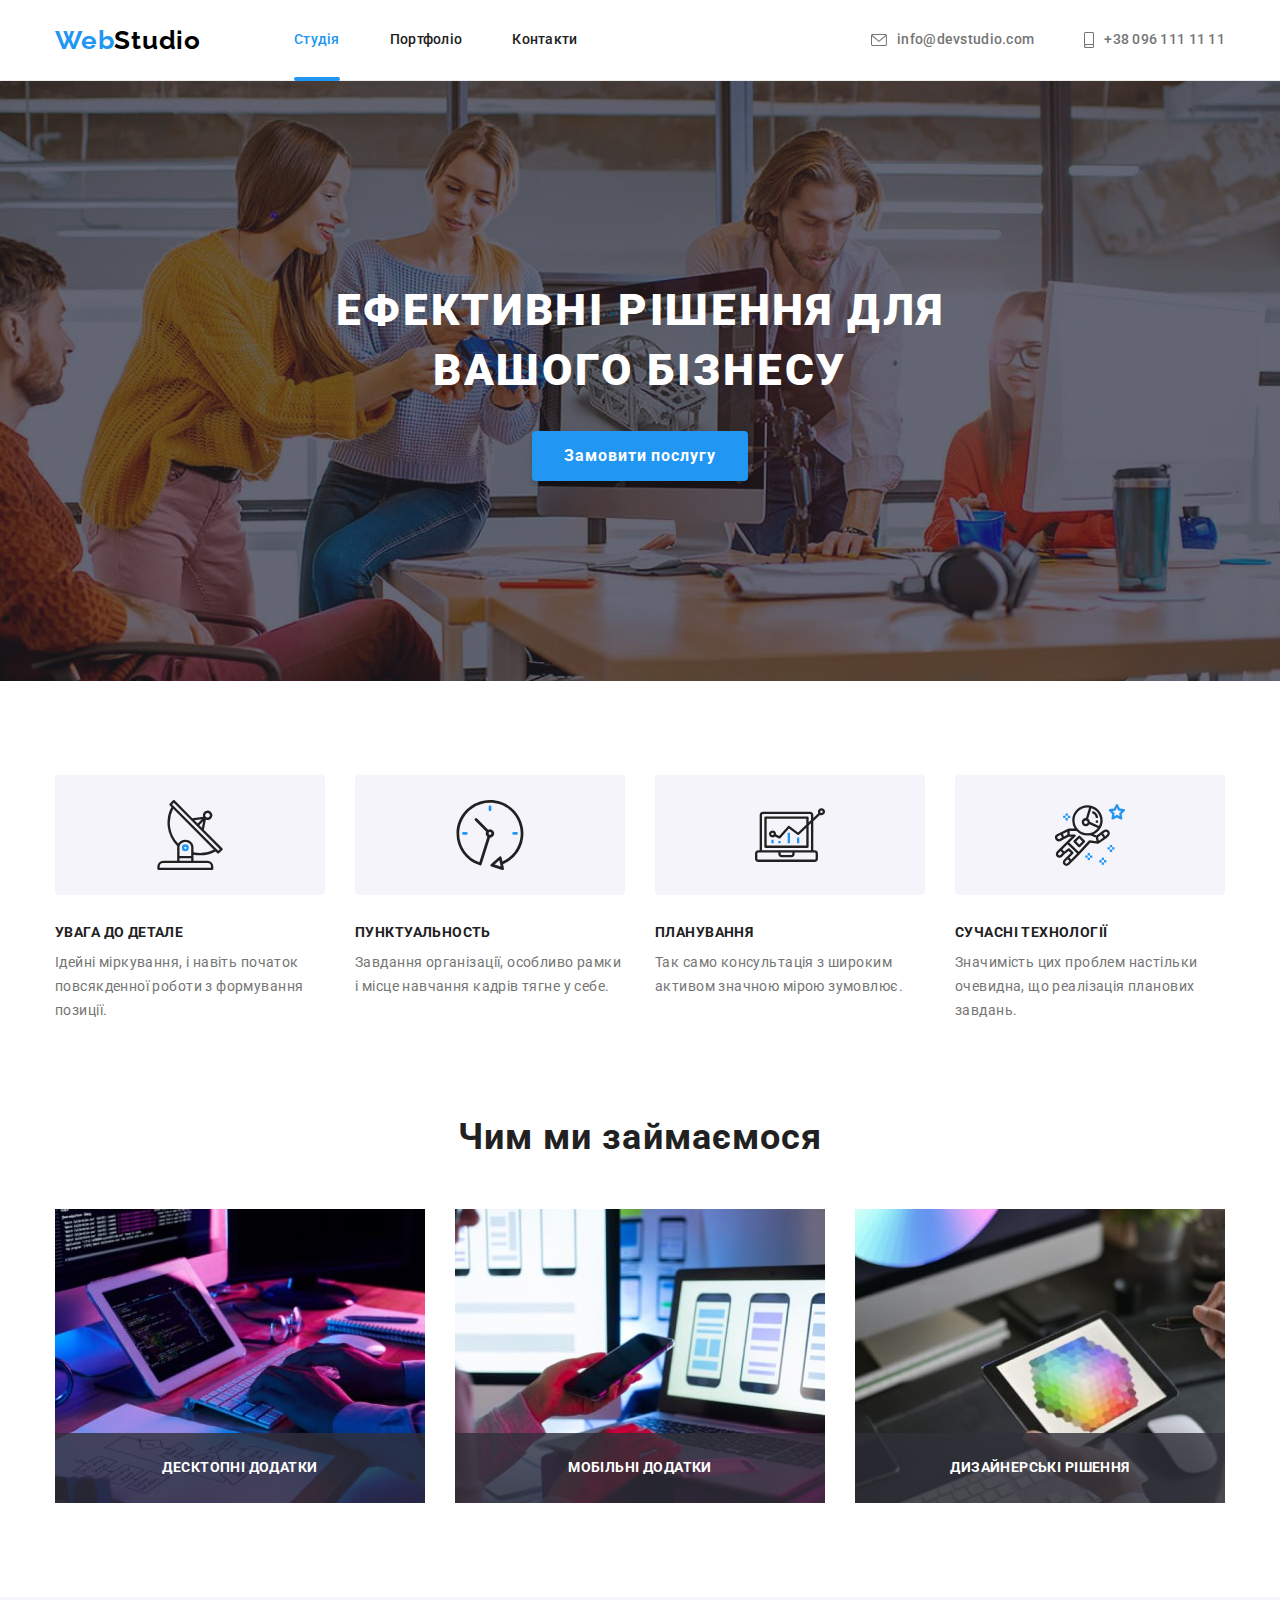
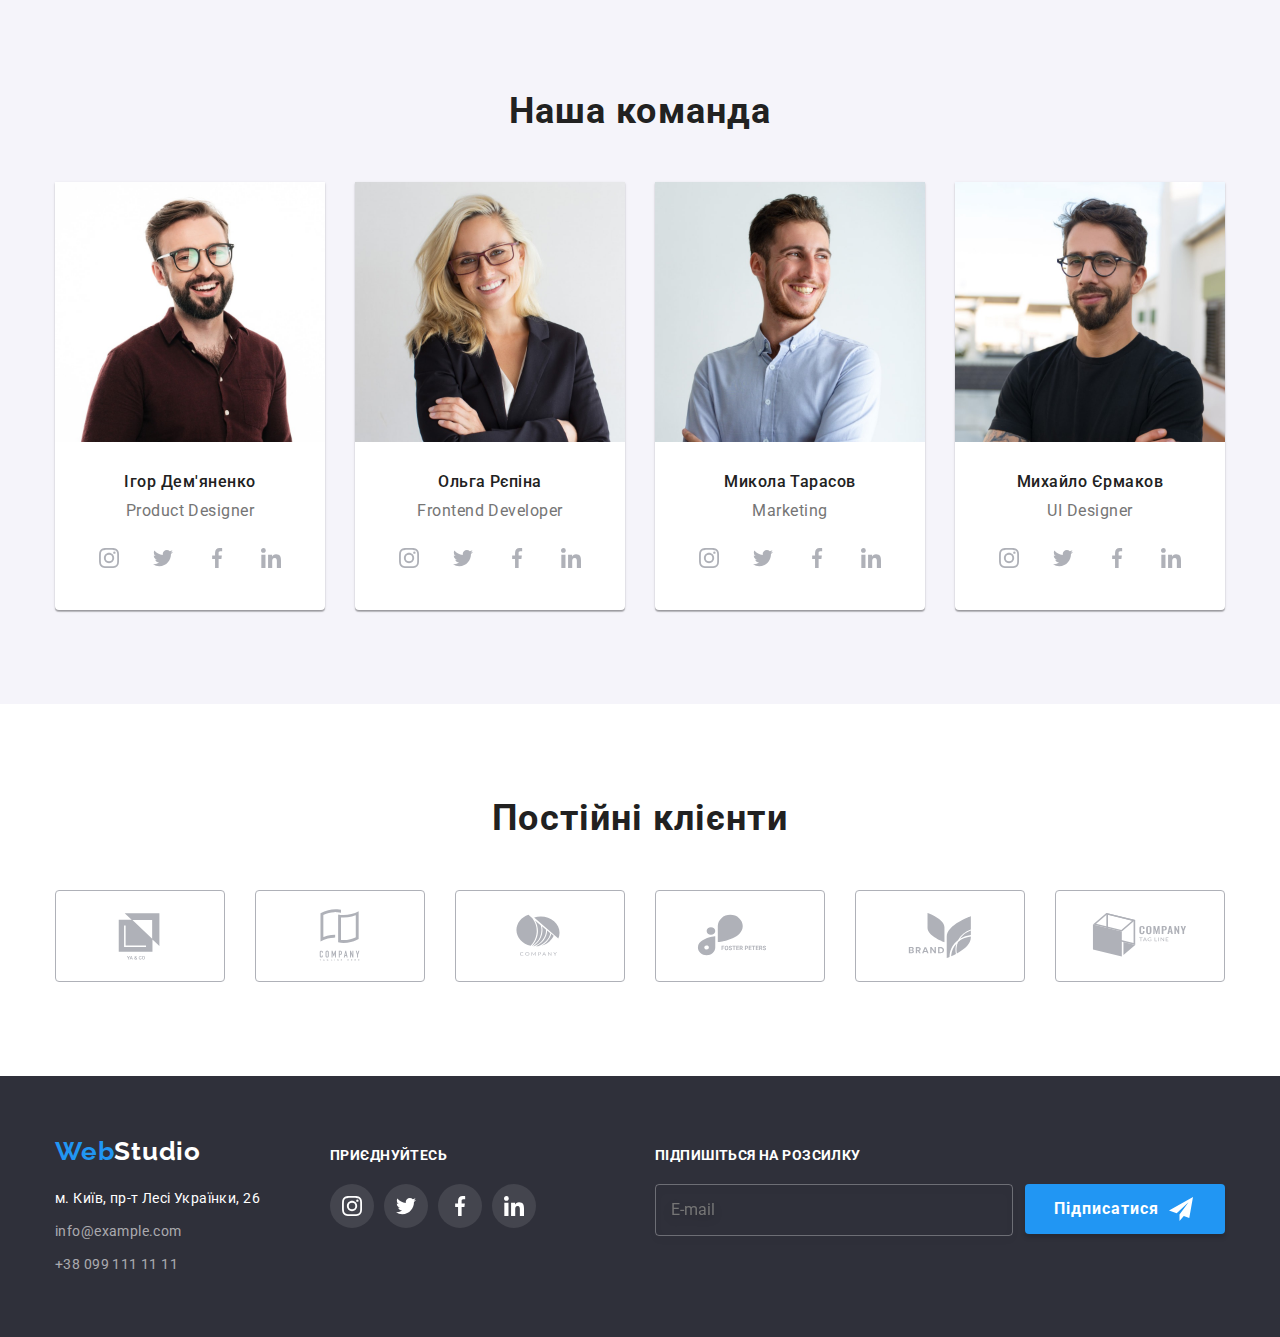
<file: index.html>
<!DOCTYPE html>
<html lang="uk">
  <head>
    <meta charset="UTF-8" />
    <meta http-equiv="X-UA-Compatible" content="IE=edge" />
    <meta name="viewport" content="width=device-width, initial-scale=1.0" />
    <title></title>
    <link rel="preconnect" href="https://fonts.googleapis.com" />
    <link rel="preconnect" href="https://fonts.gstatic.com" crossorigin />
    <link
      href="https://fonts.googleapis.com/css2?family=Raleway:wght@700&family=Roboto:wght@400;500;700;900&display=swap"
      rel="stylesheet"
    />
    <link
      rel="stylesheet"
      href="https://cdnjs.cloudflare.com/ajax/libs/modern-normalize/1.1.0/modern-normalize.min.css"
    />
    <link rel="stylesheet" href="./css/main.min.css" />
  </head>
  <body class="body">
    <header class="header">
      <div class="container header-container">
        <nav class="navigation">
          <a class="logo-link link header-logo" href="./index.html" lang="en"
            >Web<span class="logo-studio">Studio</span>
          </a>
          <button
            class="header-menu__btn"
            type="button"
            aria-expanded="false"
            aria-controls="menu-container"
            data-menu-button
          >
            <svg
              class="header-menu__icon"
              width="40"
              height="40"
              aria-label="перемикач мобмльного меню"
            >
              <use
                class="header-menu__icon-menu"
                href="./images/sprite.svg#icon-menu-burger-icon"
              ></use>
              <use
                class="header-menu__icon-cross"
                href="./images/sprite.svg#icon-close-menu-icon"
              ></use>
            </svg>
          </button>
          <div class="menu-container" id="menu-container" data-menu>
            <ul class="modal-menu-list list">
              <li class="modal-menu-list__item">
                <a class="modal-menu-list__link link modal-menu__link--current" href="./index.html"
                  >Cтудія</a
                >
              </li>
              <li class="modal-menu-list__item">
                <a class="modal-menu-list__link link" href="./portfolio.html">Портфоліо</a>
              </li>
              <li class="modal-menu-list__item">
                <a class="modal-menu-list__link link" href="#">Контакти</a>
              </li>
            </ul>
            <ul class="modal-menu-contacts list">
              <li class="modal-menu-contacts__item">
                <a class="modal-menu-contacts__link-tel link" href="tel:+380961111111">
                  +38 096 111 11 11</a
                >
              </li>
              <li class="modal-menu-contacts__item">
                <a class="modal-menu-contacts__link-mail link" href="mailto:info@devstudio.com">
                  info@devstudio.com</a
                >
              </li>
            </ul>
            <ul class="mobile-menu__socials list">
              <li class="mobile-menu__item">
                <a
                  href=""
                  class="mobile-menu__link link"
                  target="_blank"
                  rel="noopener noreferer"
                  lang="en"
                  >Instagram
                </a>
              </li>
              <li class="mobile-menu__item">
                <a
                  href=""
                  class="mobile-menu__link link"
                  target="_blank"
                  rel="noopener noreferer"
                  lang="en"
                  >Twitter</a
                >
              </li>
              <li class="mobile-menu__item">
                <a
                  href=""
                  class="mobile-menu__link link"
                  target="_blank"
                  rel="noopener noreferer"
                  lang="en"
                  >Facebook</a
                >
              </li>
              <li class="mobile-menu__item">
                <a
                  href=""
                  class="mobile-menu__link link"
                  target="_blank"
                  rel="noopener noreferer"
                  lang="en"
                  >LinkedIn</a
                >
              </li>
            </ul>
          </div>
          <ul class="navigation-list list">
            <li class="navigation-list__item">
              <a
                class="navigation-list__link link navigation-list__link--current"
                href="./index.html"
                >Cтудія</a
              >
            </li>
            <li class="navigation-list__item">
              <a class="navigation-list__link link" href="./portfolio.html">Портфоліо</a>
            </li>
            <li class="navigation-list__item">
              <a class="navigation-list__link link" href="#">Контакти</a>
            </li>
          </ul>
        </nav>
        <ul class="contacts list">
          <li class="contacts__item">
            <a class="contacts__link link" href="mailto:info@devstudio.com">
              <svg class="contacts__icon" width="16" height="12">
                <use href="./images/sprite.svg#icon-envelope"></use>
              </svg>
              info@devstudio.com</a
            >
          </li>
          <li class="contacts__item">
            <a class="contacts__link link" href="tel:+380961111111">
              <svg class="contacts__icon" width="10" height="16">
                <use href="./images/sprite.svg#icon-smartphone"></use>
              </svg>
              +38 096 111 11 11</a
            >
          </li>
        </ul>
      </div>
    </header>
    <main>
      <section class="hero section">
        <div class="container">
          <h1 class="hero-title">Ефективні рішення для вашого бізнесу</h1>
          <button class="hero-btn" type="button" data-modal-open>Замовити послугу</button>
        </div>
      </section>
      <section class="benefits section">
        <div class="container">
          <h2 class="section-title visually-hidden">Особливості</h2>
          <ul class="benefits-list list">
            <li class="benefits-list__item">
              <div class="container-icon">
                <svg class="benefits-list__icon" width="70" height="70">
                  <use href="./images/sprite.svg#icon-antena"></use>
                </svg>
              </div>
              <h3 class="benefits-list__title">УВАГА ДО ДЕТАЛЕ</h3>
              <p class="benefits-list__text">
                Ідейні міркування, і навіть початок повсякденної роботи з формування позиції.
              </p>
            </li>
            <li class="benefits-list__item">
              <div class="container-icon">
                <svg class="benefits-list__icon" width="70" height="70">
                  <use href="./images/sprite.svg#icon-clock"></use>
                </svg>
              </div>
              <h3 class="benefits-list__title">Пунктуальность</h3>
              <p class="benefits-list__text">
                Завдання організації, особливо рамки і місце навчання кадрів тягне у себе.
              </p>
            </li>
            <li class="benefits-list__item">
              <div class="container-icon">
                <svg class="benefits-list__icon" width="70" height="70">
                  <use href="./images/sprite.svg#icon-diagram"></use>
                </svg>
              </div>
              <h3 class="benefits-list__title">ПЛАНУВАННЯ</h3>
              <p class="benefits-list__text">
                Так само консультація з широким активом значною мірою зумовлює.
              </p>
            </li>
            <li class="benefits-list__item">
              <div class="container-icon">
                <svg class="benefits-list__icon" width="70" height="70">
                  <use href="./images/sprite.svg#icon-astronaut"></use>
                </svg>
              </div>
              <h3 class="benefits-list__title">СУЧАСНІ ТЕХНОЛОГІЇ</h3>
              <p class="benefits-list__text">
                Значимість цих проблем настільки очевидна, що реалізація планових завдань.
              </p>
            </li>
          </ul>
        </div>
      </section>
      <section class="work section">
        <div class="container">
          <h2 class="section-title">Чим ми займаємося</h2>
          <ul class="work-list list">
            <li class="work-list__item">
              <img
                class="work-list__img"
                srcset="./images/work/box-1_lg.jpg 1x, ./images/work/box-1_lg@2x.jpg 2x"
                src="./images/work/box-1_lg.jpg"
                alt="Десктопні додатки"
                width="370"
                height="294"
                loading="lazy"
              />
              <p class="work-list__text">Десктопні додатки</p>
            </li>
            <li class="work-list__item">
              <img
                class="work-list__img"
                srcset="./images/work/box-2_lg.jpg 1x, ./images/work/box-2_lg@2x.jpg 2x"
                src="./images/work/box-2_lg.jpg"
                alt="Мобільні додатк"
                width="370"
                height="294"
                loading="lazy"
              />
              <p class="work-list__text">Мобільні додатки</p>
            </li>
            <li class="work-list__item">
              <img
                class="work-list__img"
                srcset="./images/work/box-3_lg.jpg 1x, ./images/work/box-3_lg@2x.jpg 2x"
                src="./images/work/box-3_lg.jpg"
                alt="Дизайнерські Рішенн"
                width="370"
                height="294"
                loading="lazy"
              />
              <p class="work-list__text">Дизайнерські Рішення</p>
            </li>
          </ul>
        </div>
      </section>
      <section class="team section">
        <div class="container">
          <h2 class="section-title">Наша команда</h2>
          <ul class="team-list list">
            <li class="team-item">
              <picture>
                <source
                  media="(min-width: 1200px)"
                  srcset="
                    ./images/team/product-designer_lg.jpg    1x,
                    ./images/team/product-designer_lg@2x.jpg 2x
                  "
                  type="image/jpg"
                />
                <source
                  media="(min-width: 768px)"
                  srcset="
                    ./images/team/product-designer_md.jpg    1x,
                    ./images/team/product-designer_md@2x.jpg 2x
                  "
                  type="image/jpg"
                />
                <source
                  media="(max-width: 767px)"
                  srcset="
                    ./images/team/product-designer_sm.jpg    1x,
                    ./images/team/product-designer_sm@2x.jpg 2x
                  "
                  type="image/jpg"
                />
                <img
                  class="members-img"
                  src="./images/team/product-designer_sm.jpg"
                  alt="Ігор Дем'яненко"
                  width="450"
                  height="460"
                  loading="lazy"
                />
              </picture>
              <div class="members-group">
                <h3 class="members-title">Ігор Дем'яненко</h3>
                <p class="members-position" lang="en">Product Designer</p>
                <ul class="socials-list list">
                  <li class="socials-items">
                    <a
                      class="socials-link link"
                      href="#"
                      target="_blank"
                      rel="noopener noreferrer"
                      aria-label="Instagram"
                    >
                      <svg class="socials-icons" width="20" height="20">
                        <use href="./images/sprite.svg#icon-instagram"></use></svg
                    ></a>
                  </li>
                  <li class="socials-items">
                    <a
                      class="socials-link link"
                      href="#"
                      target="_blank"
                      rel="noopener noreferrer"
                      aria-label="Twitter"
                    >
                      <svg class="socials-icons" width="20" height="20">
                        <use href="./images/sprite.svg#icon-twitter"></use></svg
                    ></a>
                  </li>
                  <li class="socials-items">
                    <a
                      class="socials-link link"
                      href="#"
                      target="_blank"
                      rel="noopener noreferrer"
                      aria-label="Facebook"
                    >
                      <svg class="socials-icons" width="20" height="20">
                        <use href="./images/sprite.svg#icon-facebook"></use></svg
                    ></a>
                  </li>
                  <li class="socials-items">
                    <a
                      class="socials-link link"
                      href="#"
                      target="_blank"
                      rel="noopener noreferrer"
                      aria-label="Linkedin"
                    >
                      <svg class="socials-icons" width="20" height="20">
                        <use href="./images/sprite.svg#icon-linkedin"></use></svg
                    ></a>
                  </li>
                </ul>
              </div>
            </li>
            <li class="team-item">
              <picture>
                <source
                  media="(min-width: 1200px)"
                  srcset="
                    ./images/team/frontend-developer_lg.jpg    1x,
                    ./images/team/frontend-developer_lg@2x.jpg 2x
                  "
                  type="image/jpg"
                />
                <source
                  media="(min-width: 768px)"
                  srcset="
                    ./images/team/frontend-developer_md.jpg    1x,
                    ./images/team/frontend-developer_md@2x.jpg 2x
                  "
                  type="image/jpg"
                />
                <source
                  media="(max-width: 767px)"
                  srcset="
                    ./images/team/frontend-developer_sm.jpg    1x,
                    ./images/team/frontend-developer_sm@2x.jpg 2x
                  "
                  type="image/jpg"
                />
                <img
                  class="members-img"
                  src="./images/team/frontend-developer_sm.jpg"
                  alt="Ольга Рєпіна"
                  width="450"
                  height="460"
                  loading="lazy"
                />
              </picture>
              <div class="members-group">
                <h3 class="members-title">Ольга Рєпіна</h3>
                <p class="members-position" lang="en">Frontend Developer</p>
                <ul class="socials-list list">
                  <li class="socials-items">
                    <a
                      class="socials-link link"
                      href="#"
                      target="_blank"
                      rel="noopener noreferrer"
                      aria-label="Instagram"
                    >
                      <svg class="socials-icons" width="20" height="20">
                        <use href="./images/sprite.svg#icon-instagram"></use></svg
                    ></a>
                  </li>
                  <li class="socials-items">
                    <a
                      class="socials-link link"
                      href="#"
                      target="_blank"
                      rel="noopener noreferrer"
                      aria-label="Twitter"
                    >
                      <svg class="socials-icons" width="20" height="20">
                        <use href="./images/sprite.svg#icon-twitter"></use></svg
                    ></a>
                  </li>
                  <li class="socials-items">
                    <a
                      class="socials-link link"
                      href="#"
                      target="_blank"
                      rel="noopener noreferrer"
                      aria-label="Facebook"
                    >
                      <svg class="socials-icons" width="20" height="20">
                        <use href="./images/sprite.svg#icon-facebook"></use></svg
                    ></a>
                  </li>
                  <li class="socials-items">
                    <a
                      class="socials-link link"
                      href="#"
                      target="_blank"
                      rel="noopener noreferrer"
                      aria-label="Linkedin"
                    >
                      <svg class="socials-icons" width="20" height="20">
                        <use href="./images/sprite.svg#icon-linkedin"></use></svg
                    ></a>
                  </li>
                </ul>
              </div>
            </li>
            <li class="team-item">
              <picture>
                <source
                  media="(min-width: 1200px)"
                  srcset="./images/team/marketing_lg.jpg 1x, ./images/team/marketing_lg@2x.jpg 2x"
                  type="image/jpg"
                />
                <source
                  media="(min-width: 768px)"
                  srcset="./images/team/marketing_md.jpg 1x, ./images/team/marketing_md@2x.jpg 2x"
                  type="image/jpg"
                />
                <source
                  media="(max-width: 767px)"
                  srcset="./images/team/marketing_sm.jpg 1x, ./images/team/marketing_sm@2x.jpg 2x"
                  type="image/jpg"
                />
                <img
                  class="members-img"
                  src="./images/team/marketing_sm.jpg"
                  alt="Микола Тарасов"
                  width="450"
                  height="460"
                  loading="lazy"
                />
              </picture>
              <div class="members-group">
                <h3 class="members-title">Микола Тарасов</h3>
                <p class="members-position" lang="en">Marketing</p>
                <ul class="socials-list list">
                  <li class="socials-items">
                    <a
                      class="socials-link link"
                      href="#"
                      target="_blank"
                      rel="noopener noreferrer"
                      aria-label="Instagram"
                    >
                      <svg class="socials-icons" width="20" height="20">
                        <use href="./images/sprite.svg#icon-instagram"></use></svg
                    ></a>
                  </li>
                  <li class="socials-items">
                    <a
                      class="socials-link link"
                      href="#"
                      target="_blank"
                      rel="noopener noreferrer"
                      aria-label="Twitter"
                    >
                      <svg class="socials-icons" width="20" height="20">
                        <use href="./images/sprite.svg#icon-twitter"></use></svg
                    ></a>
                  </li>
                  <li class="socials-items">
                    <a
                      class="socials-link link"
                      href="#"
                      target="_blank"
                      rel="noopener noreferrer"
                      aria-label="Facebook"
                    >
                      <svg class="socials-icons" width="20" height="20">
                        <use href="./images/sprite.svg#icon-facebook"></use></svg
                    ></a>
                  </li>
                  <li class="socials-items">
                    <a
                      class="socials-link link"
                      href="#"
                      target="_blank"
                      rel="noopener noreferrer"
                      aria-label="Linkedin"
                    >
                      <svg class="socials-icons" width="20" height="20">
                        <use href="./images/sprite.svg#icon-linkedin"></use></svg
                    ></a>
                  </li>
                </ul>
              </div>
            </li>
            <li class="team-item">
              <picture>
                <source
                  media="(min-width: 1200px)"
                  srcset="
                    ./images/team/ui-designer_lg.jpg    1x,
                    ./images/team/ui-designer_lg@2x.jpg 2x
                  "
                  type="image/jpg"
                />
                <source
                  media="(min-width: 768px)"
                  srcset="
                    ./images/team/ui-designer_md.jpg    1x,
                    ./images/team/ui-designer_md@2x.jpg 2x
                  "
                  type="image/jpg"
                />
                <source
                  media="(max-width: 767px)"
                  srcset="
                    ./images/team/ui-designer_sm.jpg    1x,
                    ./images/team/ui-designer_sm@2x.jpg 2x
                  "
                  type="image/jpg"
                />
                <img
                  class="members-img"
                  src="./images/team/ui-designer_sm.jpg"
                  alt="Михайло Єрмаков"
                  width="450"
                  height="460"
                  loading="lazy"
                />
              </picture>
              <div class="members-group">
                <h3 class="members-title">Михайло Єрмаков</h3>
                <p class="members-position" lang="en">UI Designer</p>
                <ul class="socials-list list">
                  <li class="socials-items">
                    <a
                      class="socials-link link"
                      href="#"
                      target="_blank"
                      rel="noopener noreferrer"
                      aria-label="Instagram"
                    >
                      <svg class="socials-icons" width="20" height="20">
                        <use href="./images/sprite.svg#icon-instagram"></use></svg
                    ></a>
                  </li>
                  <li class="socials-items">
                    <a
                      class="socials-link link"
                      href="#"
                      target="_blank"
                      rel="noopener noreferrer"
                      aria-label="Twitter"
                    >
                      <svg class="socials-icons" width="20" height="20">
                        <use href="./images/sprite.svg#icon-twitter"></use></svg
                    ></a>
                  </li>
                  <li class="socials-items">
                    <a
                      class="socials-link link"
                      href="#"
                      target="_blank"
                      rel="noopener noreferrer"
                      aria-label="Facebook"
                    >
                      <svg class="socials-icons" width="20" height="20">
                        <use href="./images/sprite.svg#icon-facebook"></use></svg
                    ></a>
                  </li>
                  <li class="socials-items">
                    <a
                      class="socials-link link"
                      href="#"
                      target="_blank"
                      rel="noopener noreferrer"
                      aria-label="Linkedin"
                    >
                      <svg class="socials-icons" width="20" height="20">
                        <use href="./images/sprite.svg#icon-linkedin"></use></svg
                    ></a>
                  </li>
                </ul>
              </div>
            </li>
          </ul>
        </div>
      </section>
      <section class="clients section">
        <div class="container">
          <h2 class="section-title">Постійні клієнти</h2>
          <ul class="clients-group list">
            <li class="clients-group__item">
              <a
                class="clients-group__link link"
                href="#"
                target="_blank"
                rel="noopener noreferrer"
                aria-label="YA&GO"
              >
                <svg class="clients-group__icon" width="106" height="60">
                  <use href="./images/sprite.svg#icon-client-logo-1"></use>
                </svg>
              </a>
            </li>
            <li class="clients-group__item">
              <a
                class="clients-group__link link"
                href="#"
                target="_blank"
                rel="noopener noreferrer"
                aria-label="Company tagline here"
              >
                <svg class="clients-group__icon" width="106" height="60">
                  <use href="./images/sprite.svg#icon-client-logo-2"></use>
                </svg>
              </a>
            </li>
            <li class="clients-group__item">
              <a
                class="clients-group__link link"
                href="#"
                target="_blank"
                rel="noopener noreferrer"
                aria-label="Company"
              >
                <svg class="clients-group__icon" width="106" height="60">
                  <use href="./images/sprite.svg#icon-client-logo-3"></use>
                </svg>
              </a>
            </li>
            <li class="clients-group__item">
              <a
                class="clients-group__link link"
                href="#"
                target="_blank"
                rel="noopener noreferrer"
                aria-label="Foster Peters"
                ><svg class="clients-group__icon" width="106" height="60">
                  <use href="./images/sprite.svg#icon-client-logo-4"></use></svg
              ></a>
            </li>
            <li class="clients-group__item">
              <a
                class="clients-group__link link"
                href="#"
                target="_blank"
                rel="noopener noreferrer"
                aria-label="Brand"
              >
                <svg class="clients-group__icon" width="106" height="60">
                  <use href="./images/sprite.svg#icon-client-logo-5"></use>
                </svg>
              </a>
            </li>
            <li class="clients-group__item">
              <a
                class="clients-group__link link"
                href="#"
                target="_blank"
                rel="noopener noreferrer"
                aria-label="Company Tag Line"
              >
                <svg class="clients-group__icon" width="106" height="60">
                  <use href="./images/sprite.svg#icon-client-logo-6"></use>
                </svg>
              </a>
            </li>
          </ul>
        </div>
      </section>
    </main>
    <footer class="footer">
      <div class="container join">
        <div class="container-address">
          <a class="logo-link link footer-logo" href="./index.html" lang="en"
            >Web<span class="footer-logo-studio">Studio</span>
          </a>
          <address class="footer-address">
            <ul class="footer-list list">
              <li class="footer-list__item">
                <a
                  class="footer-list__address link"
                  href="https://maps.app.goo.gl/owwXhyqhxYpqnWEB8"
                  target="_blank"
                  rel="noreferrer noopener"
                  >м. Київ, пр-т Лесі Українки, 26</a
                >
              </li>
              <li class="footer-list__item">
                <a class="footer-list__contact-item link" href="mailto:info@example.com"
                  >info@example.com</a
                >
              </li>
              <li class="footer-list__item">
                <a class="footer-list__contact-item link" href="tel:+380991111111"
                  >+38 099 111 11 11</a
                >
              </li>
            </ul>
          </address>
        </div>

        <div class="footer-join">
          <p class="join-title">приєднуйтесь</p>
          <ul class="join-list list">
            <li class="join-list__item">
              <a
                class="join-list__link link"
                href=""
                target="_blank"
                rel="noopener noreferrer"
                aria-label="Instagram"
                ><svg class="join-list__icon" width="20" height="20">
                  <use href="./images/sprite.svg#icon-instagram"></use></svg
              ></a>
            </li>
            <li class="join-list__item">
              <a
                class="join-list__link link"
                href=""
                target="_blank"
                rel="noopener noreferrer"
                aria-label="Twitter"
                ><svg class="join-list__icon" width="20" height="20">
                  <use href="./images/sprite.svg#icon-twitter"></use></svg
              ></a>
            </li>
            <li class="join-list__item">
              <a
                class="join-list__link link"
                href=""
                target="_blank"
                rel="noopener noreferrer"
                aria-label="Facebook"
                ><svg class="join-list__icon" width="20" height="20">
                  <use href="./images/sprite.svg#icon-facebook"></use></svg
              ></a>
            </li>
            <li class="join-list__item">
              <a
                class="join-list__link link"
                href=""
                target="_blank"
                rel="noopener noreferrer"
                aria-label="Linkedin"
              >
                <svg class="join-list__icon" width="20" height="20">
                  <use href="./images/sprite.svg#icon-linkedin"></use></svg
              ></a>
            </li>
          </ul>
        </div>
        <div class="backdrop is-hidden" data-modal>
          <div class="modal-wrapper">
            <button class="modal-btn" data-modal-close>
              <svg width="18" height="18">
                <use href="./images/sprite.svg#icon-close-icon-modal-form"></use>
              </svg>
            </button>
            <form class="modal-form">
              <h2 class="modal-title">Залиште свої дані, ми вам передзвонимо</h2>
              <label class="form-modal-group" for="user-name">
                <span class="form-modal-label">Ім'я</span>
                <input
                  class="form-modal-input"
                  type="text"
                  name="user-name"
                  id="user-name"
                  minlength="3"
                  placeholder=""
                  required
                />
                <svg class="form-modal-icon" width="18" height="18">
                  <use href="./images/icons.svg#icon-person-black"></use>
                </svg>
              </label>

              <label class="form-modal-group" for="user-telephone">
                <span class="form-modal-label">Телефон</span>
                <input
                  class="form-modal-input"
                  type="tel"
                  name="user-telephone"
                  id="user-telephone"
                  placeholder=""
                  required
                />
                <svg class="form-modal-icon" width="18" height="18">
                  <use href="./images/icons.svg#icon-phone-black"></use>
                </svg>
              </label>
              <label class="form-modal-group" for="user-email">
                <span class="form-modal-label">Пошта</span>
                <input
                  class="form-modal-input"
                  type="email"
                  name="user-email"
                  id="user-email"
                  placeholder=""
                  required
                />
                <svg class="form-modal-icon" width="18" height="18">
                  <use href="./images/icons.svg#icon-email-black"></use>
                </svg>
              </label>
              <label class="form-modal-group" for="comments">
                <span class="form-modal-label">Коментар</span>
                <textarea
                  class="form-modal-comments"
                  name="comments"
                  id="comments"
                  rows="10"
                  placeholder="Введіть текст"
                ></textarea>
              </label>

              <label class="form-policy-group">
                <input
                  class="checkbox visually-hidden"
                  type="checkbox"
                  tabindex="-1"
                  id="checkbox-label"
                />
                <span
                  class="custom-checkbox"
                  tabindex="0"
                  role="checkbox"
                  aria-checked="false"
                  aria-labelledby="checkbox-label"
                >
                  <svg class="form-modal-icon-check" width="16" height="15">
                    <use href="./images/icons.svg#icon-Vector"></use>
                  </svg>
                </span>
                <span class="form-policy-desc"
                  >Погоджуюся з розсилкою та приймаю
                  <a class="form-police-link" href="">Умови договору</a></span
                >
              </label>
              <button class="submit-btn" type="submit">Відправити</button>
            </form>
          </div>
        </div>
        <div class="footer-right-side">
          <p class="footer-form-title">Підпишіться на розсилку</p>
          <form class="footer-form">
            <label for="email"></label>
            <input
              class="footer-form__input"
              type="email"
              name="email"
              id="email"
              placeholder="E-mail"
            />
            <button class="footer-form__btn" type="submit">
              Підписатися
              <svg class="footer-form__icon" width="24" height="24">
                <use href="./images/icons.svg#icon-icon-send"></use>
              </svg>
            </button>
          </form>
        </div>
      </div>
    </footer>
    <script src="./js/modal.js"></script>
    <script src="./js/modal-menu.js"></script>
  </body>
</html>
</file>
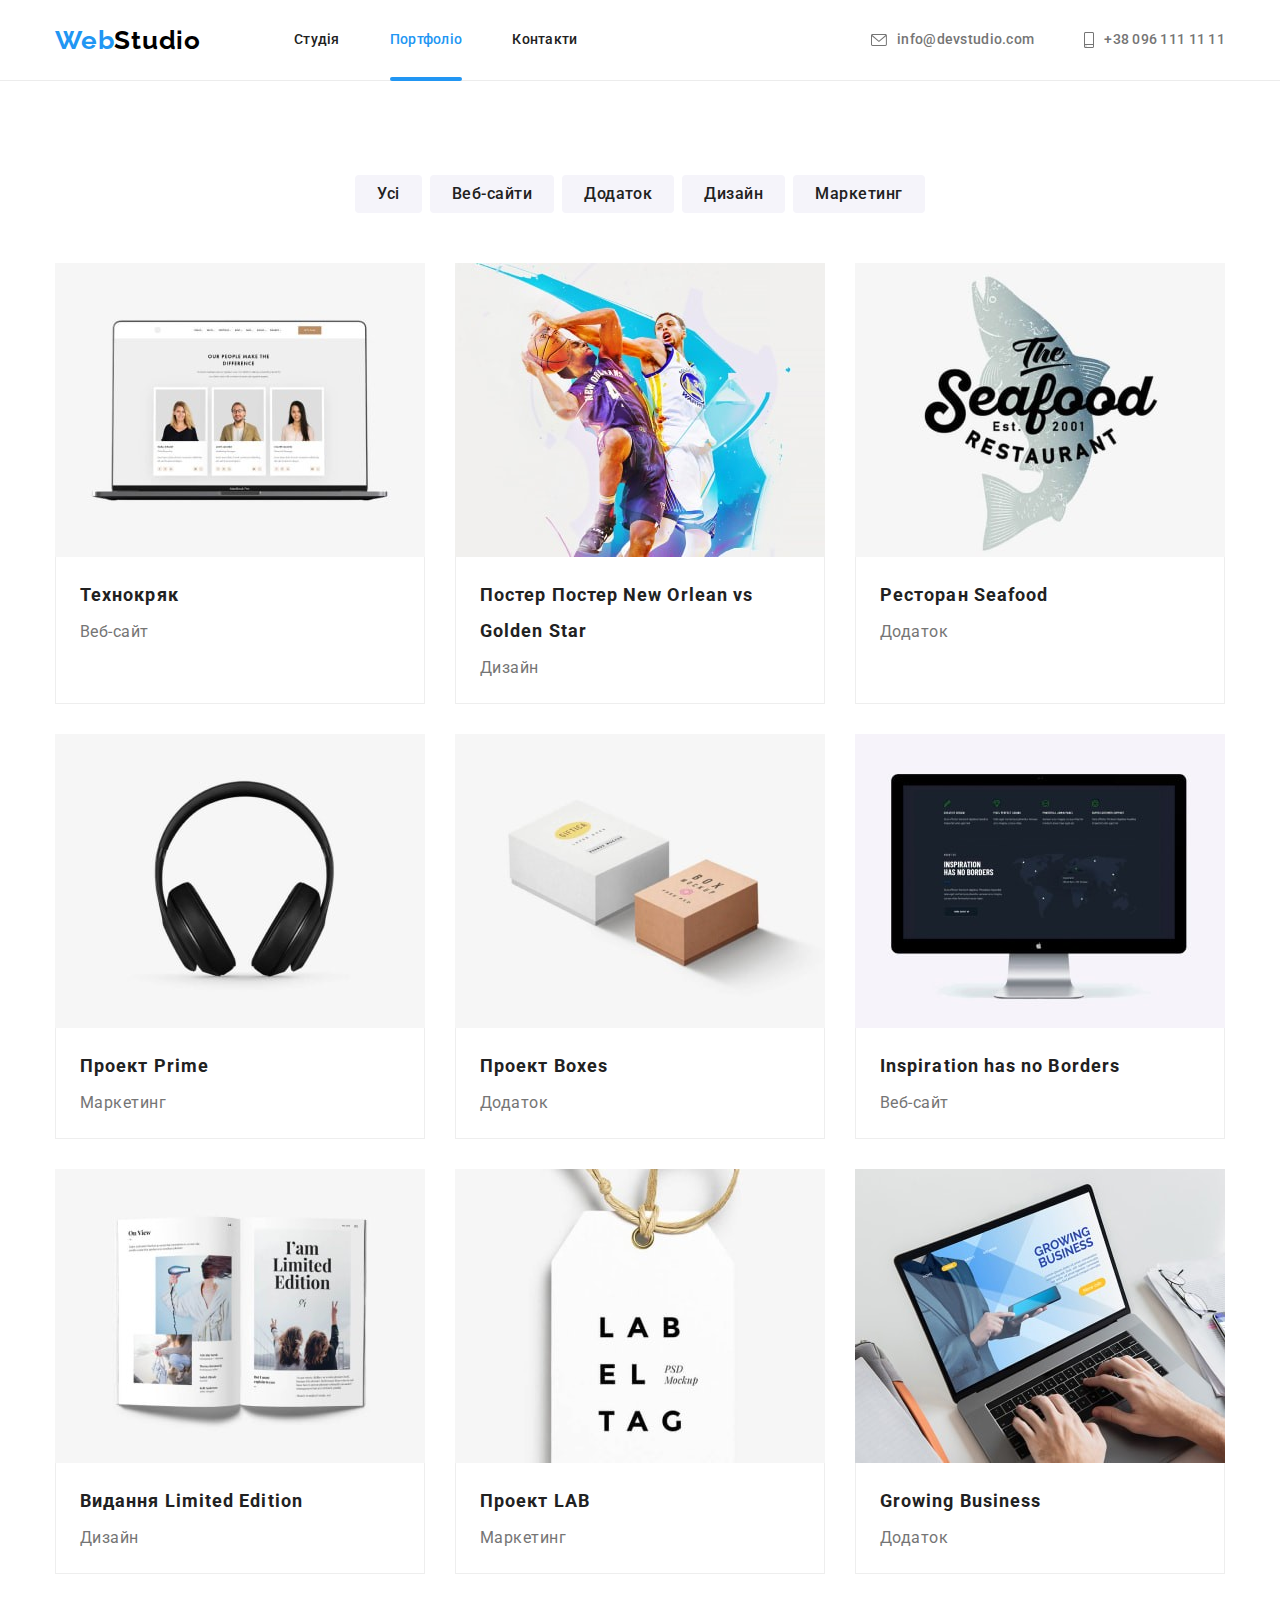
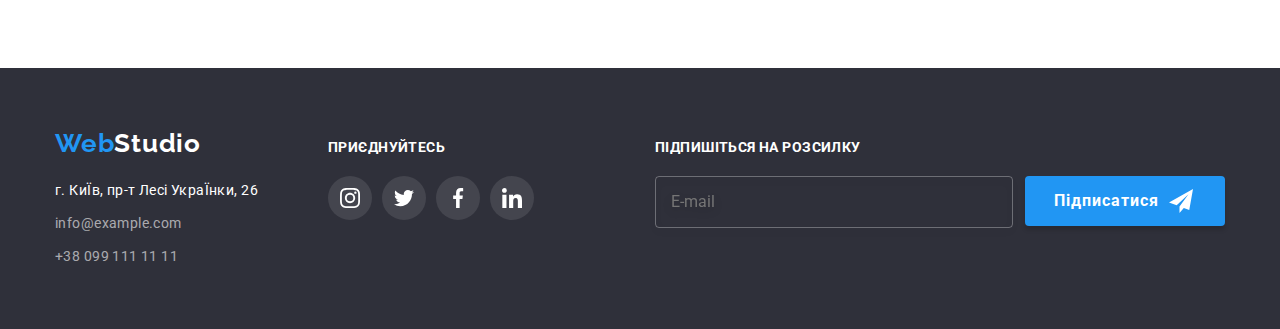
<file: portfolio.html>
<!DOCTYPE html>
<html lang="ru">
  <head>
    <meta charset="UTF-8" />
    <meta http-equiv="X-UA-Compatible" content="IE=edge" />
    <meta name="viewport" content="width=device-width, initial-scale=1.0" />
    <title></title>
    <link rel="preconnect" href="https://fonts.googleapis.com" />
    <link rel="preconnect" href="https://fonts.gstatic.com" crossorigin />
    <link
      href="https://fonts.googleapis.com/css2?family=Raleway:wght@700&family=Roboto:wght@400;500;700;900&display=swap"
      rel="stylesheet"
    />
    <link
      rel="stylesheet"
      href="https://cdnjs.cloudflare.com/ajax/libs/modern-normalize/1.1.0/modern-normalize.min.css"
    />
    <link rel="stylesheet" href="./css/main.min.css" />
  </head>
  <body>
    <header class="header">
      <div class="container header-container">
        <nav class="navigation">
          <a class="logo-link link header-logo" href="./index.html" lang="en"
            >Web<span class="logo-studio">Studio</span>
          </a>
          <button
            class="header-menu__btn"
            type="button"
            aria-expanded="false"
            aria-controls="menu-container"
            data-menu-button
          >
            <svg
              class="header-menu__icon"
              width="40"
              height="40"
              aria-label="перемикач мобільного меню"
            >
              <use
                class="header-menu__icon-menu"
                href="./images/sprite.svg#icon-menu-burger-icon"
              ></use>
              <use
                class="header-menu__icon-cross"
                href="./images/sprite.svg#icon-close-menu-icon"
              ></use>
            </svg>
          </button>
          <div class="menu-container" id="menu-container" data-menu>
            <ul class="modal-menu-list list">
              <li class="modal-menu-list__item">
                <a class="modal-menu-list__link link" href="./index.html">Студія</a>
              </li>
              <li class="modal-menu-list__item">
                <a
                  class="modal-menu-list__link link modal-menu__link--current"
                  href="./portfolio.html"
                  >Портфоліо</a
                >
              </li>
              <li class="modal-menu-list__item">
                <a class="modal-menu-list__link link" href="#">Контакти</a>
              </li>
            </ul>

            <ul class="modal-menu-contacts list">
              <li class="modal-menu-contacts__item">
                <a class="modal-menu-contacts__link-tel link" href="tel:+380961111111">
                  +38 096 111 11 11</a
                >
              </li>
              <li class="modal-menu-contacts__item">
                <a class="modal-menu-contacts__link-mail link" href="mailto:info@devstudio.com">
                  info@devstudio.com</a
                >
              </li>
            </ul>

            <ul class="mobile-menu__socials list">
              <li class="mobile-menu__item">
                <a
                  href=""
                  class="mobile-menu__link link"
                  target="_blank"
                  rel="noopener noreferer"
                  lang="en"
                  >Instagram
                </a>
              </li>
              <li class="mobile-menu__item">
                <a
                  href=""
                  class="mobile-menu__link link"
                  target="_blank"
                  rel="noopener noreferer"
                  lang="en"
                  >Twitter</a
                >
              </li>
              <li class="mobile-menu__item">
                <a
                  href=""
                  class="mobile-menu__link link"
                  target="_blank"
                  rel="noopener noreferer"
                  lang="en"
                  >Facebook</a
                >
              </li>
              <li class="mobile-menu__item">
                <a
                  href=""
                  class="mobile-menu__link link"
                  target="_blank"
                  rel="noopener noreferer"
                  lang="en"
                  >LinkedIn</a
                >
              </li>
            </ul>
          </div>
          <ul class="navigation-list list">
            <li class="navigation-list__item">
              <a class="navigation-list__link link" href="./index.html">Студія</a>
            </li>
            <li class="navigation-list__item">
              <a
                class="navigation-list__link link navigation-list__link--current"
                href="./portfolio.html"
                >Портфоліо</a
              >
            </li>
            <li class="navigation-list__item">
              <a class="navigation-list__link link" href="#">Контакти</a>
            </li>
          </ul>
        </nav>
        <ul class="contacts list">
          <li class="contacts__item">
            <a class="contacts__link link" href="mailto:info@devstudio.com">
              <svg class="contacts__icon link" width="16" height="12">
                <use href="./images/sprite.svg#icon-envelope"></use>
              </svg>
              info@devstudio.com</a
            >
          </li>
          <li class="contacts__item">
            <a class="contacts__link link" href="tel:+380961111111">
              <svg class="contacts__icon link" width="10" height="16">
                <use href="./images/sprite.svg#icon-smartphone"></use>
              </svg>
              +38 096 111 11 11</a
            >
          </li>
        </ul>
      </div>
    </header>
    <main>
      <section class="portfolio section">
        <div class="container">
          <h1 class="section-title visually-hidden">Портфоліо</h1>
          <ul class="portfolio-list list">
            <li class="portfolio-list__item">
              <button class="portfolio-list__btn" type="button">Усі</button>
            </li>
            <li class="portfolio-list__item">
              <button class="portfolio-list__btn" type="button">Веб-сайти</button>
            </li>
            <li class="portfolio-list__item">
              <button class="portfolio-list__btn" type="button">Додаток</button>
            </li>
            <li class="portfolio-list__item">
              <button class="portfolio-list__btn" type="button">Дизайн</button>
            </li>
            <li class="portfolio-list__item">
              <button class="portfolio-list__btn" type="button">Маркетинг</button>
            </li>
          </ul>

          <ul class="portfolio-cards list">
            <li class="portfolio-cards__item">
              <a class="portfolio-link" href="">
                <div class="img-container">
                  <picture>
                    <source
                      media="(min-width: 1200px)"
                      srcset="
                        ./images/portfolio/technokrak_lg.jpg    1x,
                        ./images/portfolio/technokrak_lg@2x.jpg 2x
                      "
                      type="image/jpg"
                    />
                    <source
                      media="(min-width: 768px)"
                      srcset="
                        ./images/portfolio/technokrak_md.jpg    1x,
                        ./images/portfolio/technokrak_md@2x.jpg 2x
                      "
                      type="image/jpg"
                    />
                    <source
                      media="(max-width: 767px)"
                      srcset="
                        ./images/portfolio/technokrak_sm.jpg    1x,
                        ./images/portfolio/technokrak_sm@2x.jpg 2x
                      "
                      type="image/jpg"
                    />
                    <img
                      class="cards-img"
                      src="./images/portfolio/technokrak_sm.jpg"
                      alt="Технокряк"
                      width="450"
                      height="294"
                      loading="lazy"
                    />
                  </picture>
                  <p class="cards-overlay-text">
                    Ресурс пропонує комплексні пропозиції з різним рівнем функціоналу та сервісів.
                    Все це дозволить відвідувачу отримати вичерпні відомості про компанію чи
                    приватну особу.
                  </p>
                </div>
                <div class="card-group">
                  <h2 class="cards-title">Технокряк</h2>
                  <p class="cards-text">Веб-сайт</p>
                </div>
              </a>
            </li>
            <li class="portfolio-cards__item">
              <a class="portfolio-link" href="#">
                <div class="img-container">
                  <picture>
                    <source
                      media="(min-width: 1200px)"
                      srcset="
                        ./images/portfolio/poster_lg.jpg    1x,
                        ./images/portfolio/poster_lg@2x.jpg 2x
                      "
                      type="image/jpg"
                    />
                    <source
                      media="(min-width: 768px)"
                      srcset="
                        ./images/portfolio/poster_md.jpg    1x,
                        ./images/portfolio/poster_md@2x.jpg 2x
                      "
                      type="image/jpg"
                    />
                    <source
                      media="(max-width: 767px)"
                      srcset="
                        ./images/portfolio/poster_sm.jpg    1x,
                        ./images/portfolio/poster_sm@2x.jpg 2x
                      "
                      type="image/jpg"
                    />
                    <img
                      class="cards-img"
                      class="cards-img"
                      src="./images/portfolio/poster_sm.jpg"
                      alt="Постер"
                      width="450"
                      height="294"
                      loading="lazy"
                    />
                  </picture>
                  <p class="cards-overlay-text">
                    Ресурс пропонує комплексні пропозиції з різним рівнем функціоналу та сервісів.
                    Все це дозволить відвідувачу отримати вичерпні відомості про компанію чи
                    приватну особу.
                  </p>
                </div>
                <div class="card-group">
                  <h2 class="cards-title">
                    Постер <span lang="en">Постер New Orlean vs Golden Star</span>
                  </h2>
                  <p class="cards-text">Дизайн</p>
                </div>
              </a>
            </li>
            <li class="portfolio-cards__item">
              <a class="portfolio-link" href="#">
                <div class="img-container">
                  <picture>
                    <source
                      media="(min-width: 1200px)"
                      srcset="
                        ./images/portfolio/restaurant-seafood_lg.jpg    1x,
                        ./images/portfolio/restaurant-seafood_lg@2x.jpg 2x
                      "
                      type="image/jpg"
                    />
                    <source
                      media="(min-width: 768px)"
                      srcset="
                        ./images/portfolio/restaurant-seafood_md.jpg    1x,
                        ./images/portfolio/restaurant-seafood_md@2x.jpg 2x
                      "
                      type="image/jpg"
                    />
                    <source
                      media="(max-width: 767px)"
                      srcset="
                        ./images/portfolio/restaurant-seafood_sm.jpg    1x,
                        ./images/portfolio/restaurant-seafood_sm@2x.jpg 2x
                      "
                      type="image/jpg"
                    />
                    <img
                      class="cards-img"
                      src="./images/portfolio/restaurant-seafood_sm.jpg"
                      alt="Ресторан"
                      alt="Постер"
                      width="450"
                      height="294"
                      loading="lazy"
                    />
                  </picture>
                  <p class="cards-overlay-text">
                    Ресурс пропонує комплексні пропозиції з різним рівнем функціоналу та сервісів.
                    Все це дозволить відвідувачу отримати вичерпні відомості про компанію чи
                    приватну особу.
                  </p>
                </div>
                <div class="card-group">
                  <h2 class="cards-title">Ресторан <span>Seafood</span></h2>
                  <p class="cards-text">Додаток</p>
                </div>
              </a>
            </li>
            <li class="portfolio-cards__item">
              <a class="portfolio-link" href="#">
                <div class="img-container">
                  <picture>
                    <source
                      media="(min-width: 1200px)"
                      srcset="
                        ./images/portfolio/project-prime_lg.jpg    1x,
                        ./images/portfolio/project-prime_lg@2x.jpg 2x
                      "
                      type="image/jpg"
                    />
                    <source
                      media="(min-width: 768px)"
                      srcset="
                        ./images/portfolio/project-prime_md.jpg    1x,
                        ./images/portfolio/project-prime_md@2x.jpg 2x
                      "
                      type="image/jpg"
                    />
                    <source
                      media="(max-width: 767px)"
                      srcset="
                        ./images/portfolio/project-prime_sm.jpg    1x,
                        ./images/portfolio/project-prime_sm@2x.jpg 2x
                      "
                      type="image/jpg"
                    />
                    <img
                      class="cards-img"
                      src="./images/portfolio/project-prime_sm.jpg"
                      alt="Проект"
                      width="450"
                      height="294"
                      loading="lazy"
                    />
                  </picture>
                  <p class="cards-overlay-text">
                    Ресурс пропонує комплексні пропозиції з різним рівнем функціоналу та сервісів.
                    Все це дозволить відвідувачу отримати вичерпні відомості про компанію чи
                    приватну особу.
                  </p>
                </div>
                <div class="card-group">
                  <h2 class="cards-title">Проект <span>Prime</span></h2>
                  <p class="cards-text">Маркетинг</p>
                </div>
              </a>
            </li>
            <li class="portfolio-cards__item">
              <a class="portfolio-link" href="#">
                <div class="img-container">
                  <picture>
                    <source
                      media="(min-width: 1200px)"
                      srcset="
                        ./images/portfolio/project-boxes_lg.jpg    1x,
                        ./images/portfolio/project-boxes_lg@2x.jpg 2x
                      "
                      type="image/jpg"
                    />
                    <source
                      media="(min-width: 768px)"
                      srcset="
                        ./images/portfolio/project-boxes_md.jpg    1x,
                        ./images/portfolio/project-boxes_md@2x.jpg 2x
                      "
                      type="image/jpg"
                    />
                    <source
                      media="(max-width: 767px)"
                      srcset="
                        ./images/portfolio/project-boxes_sm.jpg    1x,
                        ./images/portfolio/project-boxes_sm@2x.jpg 2x
                      "
                      type="image/jpg"
                    />
                    <img
                      class="cards-img"
                      src="./images/portfolio/project-boxes_sm.jpg"
                      alt="Проект"
                      width="450"
                      height="294"
                      loading="lazy"
                    />
                  </picture>
                  <p class="cards-overlay-text">
                    Ресурс пропонує комплексні пропозиції з різним рівнем функціоналу та сервісів.
                    Все це дозволить відвідувачу отримати вичерпні відомості про компанію чи
                    приватну особу.
                  </p>
                </div>
                <div class="card-group">
                  <h2 class="cards-title">Проект <span lang="en">Boxes</span></h2>
                  <p class="cards-text">Додаток</p>
                </div>
              </a>
            </li>
            <li class="portfolio-cards__item">
              <a class="portfolio-link" href="#">
                <div class="img-container">
                  <picture>
                    <source
                      media="(min-width: 1200px)"
                      srcset="
                        ./images/portfolio/inspiration_lg.jpg    1x,
                        ./images/portfolio/inspiration_lg@2x.jpg 2x
                      "
                      type="image/jpg"
                    />
                    <source
                      media="(min-width: 768px)"
                      srcset="
                        ./images/portfolio/inspiration_md.jpg    1x,
                        ./images/portfolio/inspiration_md@2x.jpg 2x
                      "
                      type="image/jpg"
                    />
                    <source
                      media="(max-width: 767px)"
                      srcset="
                        ./images/portfolio/inspiration_sm.jpg    1x,
                        ./images/portfolio/inspiration_sm@2x.jpg 2x
                      "
                      type="image/jpg"
                    />
                    <img
                      class="cards-img"
                      src="./images/portfolio/inspiration_sm.jpg"
                      alt="Вдохновение не имеет границ "
                      width="450"
                      height="294"
                      loading="lazy"
                    />
                  </picture>
                  <p class="cards-overlay-text">
                    Ресурс пропонує комплексні пропозиції з різним рівнем функціоналу та сервісів.
                    Все це дозволить відвідувачу отримати вичерпні відомості про компанію чи
                    приватну особу.
                  </p>
                </div>
                <div class="card-group">
                  <h2 class="cards-title"><span lang="en">Inspiration has no Borders</span></h2>
                  <p class="cards-text">Веб-сайт</p>
                </div>
              </a>
            </li>
            <li class="portfolio-cards__item">
              <a class="portfolio-link" href="#">
                <div class="img-container">
                  <picture>
                    <source
                      media="(min-width: 1200px)"
                      srcset="
                        ./images/portfolio/limited-edition_lg.jpg    1x,
                        ./images/portfolio/limited-edition_lg@2x.jpg 2x
                      "
                      type="image/jpg"
                    />
                    <source
                      media="(min-width: 768px)"
                      srcset="
                        ./images/portfolio/limited-edition_md.jpg    1x,
                        ./images/portfolio/limited-edition_md@2x.jpg 2x
                      "
                      type="image/jpg"
                    />
                    <source
                      media="(max-width: 767px)"
                      srcset="
                        ./images/portfolio/limited-edition_sm.jpg    1x,
                        ./images/portfolio/limited-edition_sm@2x.jpg 2x
                      "
                      type="image/jpg"
                    />
                    <img
                      class="cards-img"
                      src="./images/portfolio/limited-edition_sm.jpg"
                      alt="Видання"
                      width="450"
                      height="294"
                      loading="lazy"
                    />
                  </picture>
                  <p class="cards-overlay-text">
                    Ресурс пропонує комплексні пропозиції з різним рівнем функціоналу та сервісів.
                    Все це дозволить відвідувачу отримати вичерпні відомості про компанію чи
                    приватну особу.
                  </p>
                </div>
                <div class="card-group">
                  <h2 class="cards-title">Видання <span lang="en">Limited Edition</span></h2>
                  <p class="cards-text">Дизайн</p>
                </div>
              </a>
            </li>
            <li class="portfolio-cards__item">
              <a class="portfolio-link" href="#">
                <div class="img-container">
                  <picture>
                    <source
                      media="(min-width: 1200px)"
                      srcset="
                        ./images/portfolio/project-lab_lg.jpg    1x,
                        ./images/portfolio/project-lab_lg@2x.jpg 2x
                      "
                      type="image/jpg"
                    />
                    <source
                      media="(min-width: 768px)"
                      srcset="
                        ./images/portfolio/project-lab_md.jpg    1x,
                        ./images/portfolio/project-lab_md@2x.jpg 2x
                      "
                      type="image/jpg"
                    />
                    <source
                      media="(max-width: 767px)"
                      srcset="
                        ./images/portfolio/project-lab_sm.jpg    1x,
                        ./images/portfolio/project-lab_sm@2x.jpg 2x
                      "
                      type="image/jpg"
                    />
                    <img
                      class="cards-img"
                      src="./images/portfolio/project-lab_sm.jpg"
                      alt="Проект лаб"
                      width="450"
                      height="294"
                      loading="lazy"
                    />
                  </picture>
                  <p class="cards-overlay-text">
                    Ресурс пропонує комплексні пропозиції з різним рівнем функціоналу та сервісів.
                    Все це дозволить відвідувачу отримати вичерпні відомості про компанію чи
                    приватну особу.
                  </p>
                </div>
                <div class="card-group">
                  <h2 class="cards-title">Проект <span lang="en">LAB</span></h2>
                  <p class="cards-text">Маркетинг</p>
                </div>
              </a>
            </li>
            <li class="portfolio-cards__item">
              <a class="portfolio-link" href="#">
                <div class="img-container">
                  <picture>
                    <source
                      media="(min-width: 1200px)"
                      srcset="
                        ./images/portfolio/growing-business_lg.jpg    1x,
                        ./images/portfolio/growing-business_lg@2x.jpg 2x
                      "
                      type="image/jpg"
                    />
                    <source
                      media="(min-width: 768px)"
                      srcset="
                        ./images/portfolio/growing-business_md.jpg    1x,
                        ./images/portfolio/growing-business_md@2x.jpg 2x
                      "
                      type="image/jpg"
                    />
                    <source
                      media="(max-width: 767px)"
                      srcset="
                        ./images/portfolio/growing-business_sm.jpg    1x,
                        ./images/portfolio/growing-business_sm@2x.jpg 2x
                      "
                      type="image/jpg"
                    />
                    <img
                      class="cards-img"
                      src="./images/portfolio/growing-business_sm.jpg"
                      alt="Бізнес"
                      width="450"
                      height="294"
                      loading="lazy"
                    />
                  </picture>
                  <p class="cards-overlay-text">
                    Ресурс пропонує комплексні пропозиції з різним рівнем функціоналу та сервісів.
                    Все це дозволить відвідувачу отримати вичерпні відомості про компанію чи
                    приватну особу.
                  </p>
                </div>
                <div class="card-group">
                  <h2 class="cards-title" lang="en">Growing Business</h2>
                  <p class="cards-text">Додаток</p>
                </div>
              </a>
            </li>
          </ul>
        </div>
      </section>
    </main>
    <footer class="footer">
      <div class="container join">
        <div class="container-address">
          <a class="logo-link link footer-logo" href="./index.html" lang="en"
            >Web<span class="footer-logo-studio">Studio</span>
          </a>
          <address class="footer-address">
            <ul class="footer-list list">
              <li class="footer-list__item">
                <a
                  class="footer-list__address link"
                  href="https://maps.app.goo.gl/owwXhyqhxYpqnWEB8"
                  target="_blank"
                  rel="noreferrer noopener"
                  >г. КиЇв, пр-т Лесі УкраЇнки, 26</a
                >
              </li>
              <li class="footer-list__item">
                <a class="footer-list__contact-item link" href="mailto:info@example.com"
                  >info@example.com</a
                >
              </li>
              <li class="footer-list__item">
                <a class="footer-list__contact-item link" href="tel:+380991111111"
                  >+38 099 111 11 11</a
                >
              </li>
            </ul>
          </address>
        </div>

        <div class="footer-join">
          <p class="join-title">приєднуйтесь</p>
          <ul class="join-list list">
            <li class="join-list__item">
              <a
                class="join-list__link link"
                href=""
                target="_blank"
                rel="noopener noreferrer"
                aria-label="Instagram"
                ><svg class="join-list__icon" width="20" height="20">
                  <use href="./images/sprite.svg#icon-instagram"></use></svg
              ></a>
            </li>
            <li class="join-list__item">
              <a
                class="join-list__link link"
                href=""
                target="_blank"
                rel="noopener noreferrer"
                aria-label="Twitter"
                ><svg class="join-list__icon" width="20" height="20">
                  <use href="./images/sprite.svg#icon-twitter"></use></svg
              ></a>
            </li>
            <li class="join-list__item">
              <a
                class="join-list__link link"
                href=""
                target="_blank"
                rel="noopener noreferrer"
                aria-label="Facebook"
                ><svg class="join-list__icon" width="20" height="20">
                  <use href="./images/sprite.svg#icon-facebook"></use></svg
              ></a>
            </li>
            <li class="join-list__item">
              <a
                class="join-list__link link"
                href=""
                target="_blank"
                rel="noopener noreferrer"
                aria-label="Linkedin"
              >
                <svg class="join-list__icon" width="20" height="20">
                  <use href="./images/sprite.svg#icon-linkedin"></use></svg
              ></a>
            </li>
          </ul>
        </div>
        <div class="footer-right-side">
          <p class="footer-form-title">Підпишіться на розсилку</p>
          <form class="footer-form">
            <label for="email"></label>
            <input
              class="footer-form__input"
              type="email"
              name="email"
              id="email"
              placeholder="E-mail"
            />
            <button class="footer-form__btn" type="submit">
              Підписатися
              <svg class="footer-form__icon" width="24" height="24">
                <use href="./images/sprite.svg#icon-icon-send"></use>
              </svg>
            </button>
          </form>
        </div>
      </div>
    </footer>
    <script src="./js/modal-menu.js"></script>
  </body>
</html>
</file>
<file: css/main.min.css>
@import"https://fonts.googleapis.com/css2?family=Raleway:wght@700&family=Roboto:wght@400;500;700;900&display=swap";h1,h2,h3,h4,h5,h6,p,ul{margin:0;padding:0}img{display:block;max-width:100%;height:auto}.link{text-decoration:none;color:currentColor}.list{list-style:none}:root{--main-font: "Roboto", sans-serif;--secondary-font: "Raleway", sans-serif;--main-txt-cl: #757575;--secondary-txt-cl: #212121;--accent-cl: #2196f3;--secondary-txt-white: #ffffff;--secondary-txt-black: #000000;--main-bg-cl: #ffffff;--secondary-bg-cl: #f5f4fa;--dark-bg-cl: #2f303a;--bgd-button: #2196f3;--secondary-bgd-button: #188ce8;--border-header: #ececec;--border-cards-portfolio: #eeeeee;--icon-header-cl: #757575;--icon-main-color: #afb1b8;--icon-accent-cl: #2196f3;--icon-footer-color: #ffffff;--icon-modal:#212121;--animation: 250ms cubic-bezier(0.4, 0, 0.2, 1)}.visually-hidden{position:absolute;white-space:nowrap;width:1px;height:1px;overflow:hidden;border:0;padding:0;clip:rect(0 0 0 0);clip-path:inset(50%);margin:-1px}body{font-family:var(--main-font);font-size:14px;letter-spacing:.03em;color:var(--main-txt-cl);background-color:var(--main-bg-cl)}.section{padding-top:60px;padding-bottom:60px}@media screen and (min-width: 768px){.section{padding-top:60px;padding-bottom:60px}}@media screen and (min-width: 1200px){.section{padding-top:94px;padding-bottom:94px}}.container{padding-right:15px;padding-left:15px;margin-right:auto;margin-left:auto}@media screen and (min-width: 480px){.container{width:480px}}@media screen and (min-width: 768px){.container{width:768px}}@media screen and (min-width: 1200px){.container{width:1200px}}.backdrop{position:fixed;top:0;left:0;width:100%;height:100%;background-color:rgba(0,0,0,.2);z-index:100;transition:opacity 700ms ease,visibility 400ms ease-in-out;overflow-y:scroll}.backdrop.is-hidden{opacity:0;visibility:hidden;pointer-events:none}.modal-wrapper{position:absolute;top:50%;left:50%;transform:translate(-50%, -50%);width:300px;height:609px;padding:40px;background-color:var(--main-bg-cl);box-shadow:0px 1px 3px rgba(0,0,0,.12),0px 1px 1px rgba(0,0,0,.14),0px 2px 1px rgba(0,0,0,.2);border-radius:4px;transition:transform 250ms ease-in-out 250ms,opacity 250ms ease-in-out 250ms}@media screen and (min-width: 479.98px){.modal-wrapper{width:450px}}@media screen and (min-width: 1199.98px){.modal-wrapper{width:528px;height:581px}}.backdrop.is-hidden .modal-wrapper{transform:scale(0.5);opacity:0}.backdrop.modal-wrapper{transform:scale(1);opacity:1}.modal-btn{position:absolute;top:8px;right:8px;display:flex;align-items:center;justify-content:center;padding:0;width:30px;height:30px;border:1px solid rgba(0,0,0,.1);border-radius:50%;background-color:rgba(0,0,0,0);transition:border var(--animation),fill var(--animation);cursor:pointer}.modal-btn:hover,.modal-btn:focus{fill:var(--icon-accent-cl);border:1px solid var(--icon-accent-cl)}.modal-title{display:block;font-family:var(--main-font);font-weight:700;font-size:20px;line-height:1.15;text-align:center;color:var(--secondary-txt-cl);margin-bottom:12px}.form-modal-group,.form-policy-group{display:block;margin-bottom:10px}.form-modal-group{position:relative}.form-modal-label{position:relative;display:block;text-align:left;margin-bottom:4px;font-family:var(--main-font);font-size:12px;line-height:1.17;letter-spacing:.01em;color:var(--main-txt-cl)}.form-modal-input{width:100%;padding:12px 12px 12px 42px;border:1px solid rgba(33,33,33,.2);border-radius:4px;outline:rgba(0,0,0,0);cursor:pointer;transition:border var(--animation)}.form-modal-input:focus{border:1px solid var(--accent-cl)}.form-modal-icon{position:absolute;bottom:11px;left:12px;fill:var(--icon-modal);transition:fill var(--animation)}.form-modal-input:focus~.form-modal-icon{fill:var(--accent-cl)}.form-modal-group:focus-within .form-modal-input,.form-modal-group:hover .form-modal-input{border:1px solid var(--accent-cl)}.form-modal-group:focus-within .form-modal-icon,.form-modal-group:hover .form-modal-icon{fill:var(--accent-cl)}.form-modal-comments{display:block;width:218px;height:120px;padding:12px 16px;resize:none;border:1px solid rgba(33,33,33,.2);border-radius:4px;outline:0;cursor:pointer;transition:border var(--animation);margin-bottom:20px}@media screen and (min-width: 479.98px){.form-modal-comments{width:370px}}@media screen and (min-width: 1199.98px){.form-modal-comments{width:448px}}.form-modal-comments:focus{border:1px solid var(--accent-cl)}.form-modal-group:focus-within .form-modal-comments,.form-modal-group:hover .form-modal-comments{border:1px solid var(--accent-cl)}.form-policy-group{position:relative;display:flex;align-items:center;justify-content:center;color:var(--secondary-txt-black)}.checkbox{position:absolute;width:1px;height:1px;margin:-1px;border:0;padding:0;white-space:nowrap;clip-path:inset(100%);clip:rect(0 0 0 0);overflow:hidden}.custom-checkbox{width:16px;height:15px;margin-right:7px;display:flex;align-items:center;justify-content:center;border-radius:2px;outline:2px solid var(--icon-modal);outline-offset:-2px;cursor:pointer;transition:background-color var(--animation),outline var(--animation)}.custom-checkbox:hover,.custom-checkbox:focus{outline:2px solid var(--icon-accent-cl)}.checkbox:checked+.custom-checkbox{background-color:var(--icon-accent-cl);outline:none}.form-modal-icon-check{fill:var(--icon-footer-color);opacity:0;transition:opacity var(--animation)}.checkbox:checked+.custom-checkbox .form-modal-icon-check{opacity:1}.form-policy-desc{font-family:var(--main-font);font-size:12px;line-height:1.16;color:var(--main-txt-cl)}@media screen and (min-width: 1199.98px){.form-policy-desc{font-size:14px;line-height:1.71}}.form-police-link{color:var(--accent-cl);text-decoration-line:underline}.submit-btn{display:block;margin:0 auto;padding:10px 55px;margin-top:30px;background-color:var(--bgd-button);box-shadow:0px 4px 4px rgba(0,0,0,.15);border-radius:4px;border:none;font-family:var(--main-font);font-weight:700;font-size:16px;line-height:1.88;letter-spacing:.06em;color:var(--main-bg-cl);cursor:pointer;transition:background-color var(--animation)}.submit-btn:hover,.submit-btn:focus{background-color:var(--secondary-bgd-button)}.footer-right-side{width:100%}@media screen and (max-width: 1199.98px){.footer-right-side{text-align:center}}@media screen and (min-width: 1200px){.footer-right-side{width:570px;margin-left:auto}}.footer-form-title{display:block;margin-bottom:20px;font-family:var(--main-font);font-weight:700;line-height:1.14;text-transform:uppercase;color:var(--secondary-txt-white)}.footer-form{display:flex}@media screen and (max-width: 1199.98px){.footer-form{flex-direction:column;align-items:center}}.footer-right-side{margin-left:auto}.footer-form__input{padding:15px;background-color:rgba(0,0,0,0);border:1px solid rgba(255,255,255,.3);filter:drop-shadow(0px 4px 4px rgba(0, 0, 0, 0.15));border-radius:4px;font-family:var(--main-font);font-size:16px;line-height:1.25;align-items:center;color:rgba(255,255,255,.6);transition:border var(--animation);cursor:pointer;width:290px}@media screen and (min-width: 480px)and (max-width: 1199.98px){.footer-form__input{width:450px}}@media screen and (max-width: 1199.98px){.footer-form__input{margin-bottom:20px}}@media screen and (min-width: 1199.98px){.footer-form__input{width:358px;margin-right:12px}}.footer-form__input:hover,.footer-form__input:focus{border-color:var(--accent-cl)}.footer-form__btn{display:flex;align-items:center;text-align:center;background-color:var(--bgd-button);box-shadow:0px 4px 4px rgba(0,0,0,.15);border-radius:4px;border:none;gap:10px;width:200px;height:50px;padding:10px 29px;font-family:var(--main-font);font-weight:700;font-size:16px;line-height:1.88;letter-spacing:.06em;color:var(--main-bg-cl);transition:background-color var(--animation);cursor:pointer}.footer-form__btn:hover,.footer-form__btn:focus{background-color:var(--secondary-bgd-button)}.footer-form__icon{fill:var(--icon-footer-color)}.header{border-bottom:1px solid var(--border-header)}.header-container{position:relative}@media screen and (min-width: 767.98px){.header-container{display:flex}}@media screen and (min-width: 767.98px){.navigation{display:flex;align-items:center}}@media screen and (max-width: 767.98px){.header-logo{display:block;padding-top:16px;padding-bottom:16px}}@media screen and (min-width: 767.98px)and (max-width: 1199.98px){.header-logo{margin-right:88px}}@media screen and (min-width: 1200px){.header-logo{margin-right:93px}}.link{font-weight:500;font-size:14px;line-height:1.14;letter-spacing:.02em;color:var(--secondary-txt-cl);transition:color var(--animation)}.link:hover,.link:focus{color:var(--accent-cl)}.logo-link{font-family:var(--secondary-font);font-weight:700;font-size:26px;line-height:1.19;letter-spacing:.03em;color:var(--accent-cl)}.logo-studio{color:var(--secondary-txt-black)}@media screen and (max-width: 767.98px){.navigation-list{display:none}}@media screen and (min-width: 767.98px){.navigation-list{display:flex}}@media screen and (min-width: 767.98px){.navigation-list__item{margin-right:50px}.navigation-list__item:last-child{margin-right:0}}@media screen and (min-width: 767.98px){.navigation-list__link{position:relative;display:block;padding-top:32px;padding-bottom:32px}}@media screen and (min-width: 767.98px){.navigation-list__link.navigation-list__link--current::after{position:absolute;bottom:0;left:0;content:"";display:block;width:100%;height:4px;background-color:var(--bgd-button);border-radius:2px;margin-bottom:-5px}}@media screen and (min-width: 1200px){.navigation-list__link.navigation-list__link--current::after{margin-bottom:-1px}}@media screen and (max-width: 767.98px){.contacts{display:none}}@media screen and (min-width: 767.98px)and (max-width: 1199.98px){.contacts{display:flex;margin-left:auto;flex-direction:column;padding-top:21px;padding-bottom:21px}}@media screen and (min-width: 1200px){.contacts{display:flex;align-items:center;margin-left:auto}}@media screen and (min-width: 767.98px)and (max-width: 1199.98px){.contacts__item{margin-bottom:10px}.contacts__item:last-child{margin-bottom:0}}@media screen and (min-width: 1200px){.contacts__item{margin-right:50px}.contacts__item:last-child{margin-right:0}}.contacts__link{color:var(--main-txt-cl);transition:color var(--animation)}@media screen and (min-width: 767.98px)and (max-width: 1199.98px){.contacts__link{font-size:12px;line-height:1.16}}@media screen and (min-width: 1200px){.contacts__link{display:flex;align-items:center;padding-top:32px;padding-bottom:32px}}.contacts__link:hover .contacts__icon,.contacts__link:focus .contacts__icon{fill:var(--icon-accent-cl)}.navigation-list__link--current{color:var(--accent-cl)}.contacts__icon{fill:var(--icon-header-cl);transition:fill var(--animation)}@media screen and (min-width: 767.98px)and (max-width: 1199.98px){.contacts__icon{margin-right:8px}}@media screen and (min-width: 1200px){.contacts__icon{margin-right:10px}}.header-menu__btn{position:absolute;top:10px;right:15px;display:flex;justify-content:center;align-items:center;padding:0;width:40px;height:40px;background-color:var(--main-bg-cl);cursor:pointer;border:none;background-color:rgba(0,0,0,0);z-index:50}@media screen and (min-width: 767.98px){.header-menu__btn{display:none}}@media screen and (min-width: 1200px){.header-menu__btn{display:none}}.header-menu__icon-cross{display:none}.header-menu__btn.is-open .header-menu__icon-cross{display:block}.header-menu__btn.is-open .header-menu__icon-menu{display:none}.header-menu__btn:hover .header-menu__icon-menu,.header-menu__btn:focus .header-menu__icon-menu{fill:var(--accent-cl)}.header-menu__btn:hover.is-open .header-menu__icon-cross,.header-menu__btn:focus.is-open .header-menu__icon-cross{fill:var(--icon-modal)}.menu-container{display:none;position:fixed;top:100%;left:0;width:100%;height:100%;background-color:var(--main-bg-cl);padding:48px 40px;z-index:10}.menu-container.is-open{display:flex;top:0;overflow:scroll;flex-direction:column}.modal-menu-list__item{margin-bottom:32px}.modal-menu-list__item:last-child{margin-bottom:0}.modal-menu-list__link{font-family:var(--main-font);font-weight:500;font-size:40px;line-height:1.17;letter-spacing:.02em}.modal-menu__link--current{color:var(--accent-cl)}.modal-menu-contacts{margin-top:auto}.modal-menu-contacts__item{margin-bottom:32px}.modal-menu-contacts__item:last-child{margin-bottom:0}.modal-menu-contacts__link-tel{font-family:var(--main-font);font-weight:500;font-size:34px;line-height:1.18;letter-spacing:.02em;color:var(--accent-cl)}.modal-menu-contacts__link-mail{font-family:var(--main-font);font-weight:500;font-size:24px;line-height:1.16;letter-spacing:.02em;color:var(--main-txt-cl)}.mobile-menu__socials{display:flex;flex-wrap:wrap;margin-top:64px}.mobile-menu__item{padding-left:10px;padding-right:10px;border-right:1px solid rgba(33,33,33,.2)}.mobile-menu__item:first-child{padding-left:0}.mobile-menu__item:last-child{border-right:none}.mobile-menu__link{font-family:var(--main-font);font-weight:500;font-size:18px;line-height:1.22;letter-spacing:.02em;color:var(--accent-cl)}body.mobile-menu-open{overflow:hidden}.hero{padding-top:118px;padding-bottom:118px;text-align:center;background-color:var(--dark-bg-cl);max-width:320px;height:400px;margin-left:auto;margin-right:auto;background-repeat:no-repeat;background-position:center;background-size:cover;background-image:linear-gradient(to right, rgba(47, 48, 58, 0.4), rgba(47, 48, 58, 0.4)),url(../images/hero/bg-hero_sm.jpg)}@media(min-device-pixel-ratio: 2),(min-resolution: 192dpi),(min-resolution: 2dppx){.hero{background-image:linear-gradient(to right, rgba(47, 48, 58, 0.4), rgba(47, 48, 58, 0.4)),url(../images/hero/bg-hero_sm@2x.jpg)}}@media screen and (min-width: 480px){.hero{max-width:480px}}@media screen and (min-width: 768px){.hero{max-width:768px;background-image:linear-gradient(to right, rgba(47, 48, 58, 0.4), rgba(47, 48, 58, 0.4)),url(../images/hero/bg-hero_md.jpg)}}@media(min-device-pixel-ratio: 2),(min-resolution: 192dpi),(min-resolution: 2dppx){.hero{background-image:linear-gradient(to right, rgba(47, 48, 58, 0.4), rgba(47, 48, 58, 0.4)),url(../images/hero/bg-hero_md@2x.jpg)}}@media screen and (min-width: 1200px){.hero{padding-top:200px;padding-bottom:200px;max-width:1600px;height:600px;background-image:linear-gradient(to right, rgba(47, 48, 58, 0.4), rgba(47, 48, 58, 0.4)),url(../images/hero/bg-hero_lg.jpg)}}@media(min-device-pixel-ratio: 2),(min-resolution: 192dpi),(min-resolution: 2dppx){.hero{background-image:linear-gradient(to right, rgba(47, 48, 58, 0.4), rgba(47, 48, 58, 0.4)),url(../images/hero/bg-hero_lg@2x.jpg)}}.hero-title{max-width:360px;margin-right:auto;margin-bottom:30px;margin-left:auto;font-weight:900;font-size:26px;line-height:1.62;text-align:center;letter-spacing:.06em;text-transform:uppercase;color:var(--secondary-txt-white)}@media screen and (min-width: 1199.98px){.hero-title{max-width:696px;font-size:44px;line-height:1.36}}.hero-btn{padding:10px 32px;border:0;box-shadow:0px 4px 4px rgba(0,0,0,.15);border-radius:4px;font-family:inherit;font-weight:700;font-size:16px;line-height:1.88;align-items:center;text-align:center;letter-spacing:.06em;color:var(--secondary-txt-white);background-color:var(--bgd-button);cursor:pointer;transition:background-color var(--animation)}.hero-btn:hover,.hero-btn:focus{background-color:var(--secondary-bgd-button)}@media screen and (min-width: 1200px){.benefits{padding-bottom:0}}@media screen and (min-width: 768px){.benefits-list{display:flex;flex-wrap:wrap}}@media screen and (min-width: 1200px){.benefits-list{display:flex}}.benefits-list__item{margin-bottom:30px}@media screen and (min-width: 768px)and (max-width: 1199.98px){.benefits-list__item{width:354px}}@media screen and (min-width: 768px)and (max-width: 1199.98px){.benefits-list__item:nth-child(odd){margin-right:30px}.benefits-list__item:nth-last-child(-n+2){margin-bottom:0}}@media screen and (max-width: 768px){.benefits-list__item:last-child{margin-bottom:0}}@media screen and (min-width: 1200px){.benefits-list__item{display:inline;width:270px;margin-right:30px;margin-bottom:0}.benefits-list__item:last-child{margin-right:0}}.container-icon{height:120px;display:flex;justify-content:center;align-items:center;background-color:var(--secondary-bg-cl);border-radius:4px;margin-bottom:30px}.benefits-list__title{margin-bottom:10px;font-weight:700;font-size:14px;line-height:1.14;letter-spacing:.03em;text-transform:uppercase;color:var(--secondary-txt-cl);display:flex;justify-content:center}@media screen and (min-width: 768px){.benefits-list__title{display:block;margin-bottom:10px}}@media screen and (min-width: 1200px){.benefits-list__title{display:block}}.benefits-list__text{font-size:14px;line-height:1.71;letter-spacing:.03em;color:currentColor}@media screen and (max-width: 1199.98px){.work{display:none;padding:0}}.section-title{margin-bottom:50px;font-weight:700;font-size:36px;line-height:1.16;text-align:center;letter-spacing:.03em;color:var(--secondary-txt-cl)}.work-list{display:flex;height:294px}.work-list__item{position:relative;margin-right:30px}.work-list__item:last-child{margin-right:0}.work-list__text{position:absolute;bottom:0;right:0;width:100%;height:70px;background-color:rgba(47,48,58,.8);display:flex;align-items:center;justify-content:center;font-family:var(--main-font);font-weight:700;line-height:1.14;text-align:center;text-transform:uppercase;color:var(--secondary-txt-white)}.team{background-color:var(--secondary-bg-cl)}@media screen and (min-width: 768px){.team-list{display:flex;flex-wrap:wrap}}.team-item{background-color:var(--main-bg-cl);box-shadow:0px 1px 3px rgba(0,0,0,.12),0px 1px 1px rgba(0,0,0,.14),0px 2px 1px rgba(0,0,0,.2);border-radius:0px 0px 4px 4px}@media screen and (max-width: 767.98px){.team-item{flex-basis:100%;margin-bottom:30px}.team-item:last-child{margin-bottom:0}}@media screen and (min-width: 768px)and (max-width: 1199.98px){.team-item{flex-basis:calc((100% - 30px)/2)}.team-item:nth-child(2n+1){margin-right:30px}.team-item:not(:nth-last-child(-n+2)){margin-bottom:30px}}@media screen and (min-width: 1200px){.team-item{flex-basis:calc((100% - 90px)/4);margin-right:30px}.team-item:last-child{margin-right:0}}.members-group{padding-top:30px;padding-bottom:30px}.members-title{margin-bottom:10px;font-weight:500;font-size:16px;line-height:1.19;text-align:center;letter-spacing:.03em;color:var(--secondary-txt-cl)}.members-position{margin-bottom:16px;font-size:16px;line-height:1.19;text-align:center;letter-spacing:.03em;color:currentColor}.socials-list{display:flex;justify-content:center;align-items:center}.socials-items:not(:last-child){margin-right:10px}.socials-link{display:flex;align-items:center;justify-content:center;width:44px;height:44px;background-color:#fff;border-radius:50%;transition:background-color var(--animation)}.socials-link:hover,.socials-link:focus{background-color:var(--icon-accent-cl)}.socials-icons{fill:var(--icon-main-color);transition:fill var(--animation)}.socials-link:hover .socials-icons,.socials-link:focus .socials-icons{fill:var(--icon-footer-color)}.clients-group{display:flex;flex-wrap:wrap;margin:-15px}.clients-group__item{display:flex;justify-content:center;align-items:center;flex-basis:100%;margin:15px}@media screen and (min-width: 480px)and (max-width: 768px){.clients-group__item{flex-basis:calc((100% - 60px)/2)}}@media screen and (min-width: 768px){.clients-group__item{flex-basis:calc((100% - 90px)/3)}}@media screen and (min-width: 1200px){.clients-group__item{flex-basis:calc((100% - 180px)/6)}}.clients-group__link{display:flex;align-items:center;justify-content:center;border:1px solid var(--icon-main-color);border-radius:4px;width:210px;height:92px;transition:border var(--animation)}@media screen and (min-width: 768px){.clients-group__link{width:226px}}@media screen and (min-width: 1200px){.clients-group__link{width:170px}}.clients-group__link:hover,.clients-group__link:focus{border:1px solid var(--icon-accent-cl)}.clients-group__link:hover .clients-group__icon,.clients-group__link:focus .clients-group__icon{fill:var(--icon-accent-cl)}.clients-group__icon{fill:var(--icon-main-color);transition:fill var(--animation)}.footer{padding-top:60px;padding-bottom:60px;background-color:var(--dark-bg-cl)}@media screen and (min-width: 767.98px)and (max-width: 1199.98px){.join{display:flex;flex-wrap:wrap;align-items:baseline;justify-content:space-around}}@media screen and (min-width: 1200px){.join{display:flex;flex-wrap:nowrap;justify-content:flex-start;align-items:baseline}}.container-address{text-align:center}@media screen and (min-width: 1199.98px){.container-address{margin-right:70px;text-align:start}}.footer-logo{display:block;margin-bottom:20px}.footer-logo-studio{color:var(--secondary-txt-white)}.footer-address{font-style:normal}@media screen and (max-width: 1199.98px){.footer-list{margin-bottom:60px}}.footer-list__address{font-weight:400;font-size:14px;line-height:1.71;letter-spacing:.03em;color:var(--secondary-txt-white);transition:color var(--animation)}.footer-list__address:hover,.footer-list__address:focus{color:var(--accent-cl)}.footer-list__item{margin-bottom:9px}.footer-list__item:last-child{margin-bottom:0}.footer-list__contact-item{font-weight:400;font-size:14px;line-height:1.71;letter-spacing:.03em;color:rgba(255,255,255,.6);transition:color var(--animation)}.footer-list__contact-item:hover,.footer-list__contact-item:focus{color:var(--accent-cl)}.footer-list__contact-item .link{color:rgba(255,255,255,.6)}@media screen and (max-width: 1199.98px){.footer-join{margin-bottom:60px;justify-content:center;text-align:center}}.join-title{margin-bottom:20px;font-weight:700;line-height:1.14;letter-spacing:.03em;text-transform:uppercase;color:var(--secondary-txt-white)}.join-list{display:flex;align-items:center;justify-content:center}@media screen and (min-width: 1200px){.join-list{justify-content:start}}.join-list__item:not(:last-child){margin-right:10px}.join-list__link{display:flex;align-items:center;justify-content:center;width:44px;height:44px;background-color:rgba(255,255,255,.1);border-radius:50%;transition:background-color var(--animation)}.join-list__link:hover,.join-list__link:focus{background-color:var(--icon-accent-cl)}.join-list__icon{fill:var(--icon-footer-color)}.portfolio-list{display:flex;flex-wrap:wrap;justify-content:start;margin-bottom:40px}@media screen and (min-width: 767px){.portfolio-list{justify-content:center;margin-bottom:30px}}@media screen and (min-width: 1199px){.portfolio-list{margin-bottom:50px}}.portfolio-list__item{margin-right:8px}.portfolio-list__item:last-child{margin-right:0}@media screen and (max-width: 767px){.portfolio-list__item:not(:nth-last-child(-n+2)){margin-bottom:15px}}.portfolio-list__btn{padding-top:6px;padding-right:22px;padding-bottom:6px;padding-left:22px;font-family:inherit;font-weight:500;font-size:16px;line-height:1.62;text-align:center;letter-spacing:.03em;color:var(--secondary-txt-cl);background-color:var(--secondary-bg-cl);border:none;border-radius:4px;cursor:pointer;transition:background-color var(--animation),color var(--animation),box-shadow var(--animation)}.portfolio-list__btn:hover,.portfolio-list__btn:focus{color:var(--secondary-txt-white);background-color:var(--bgd-button);box-shadow:0px 3px 1px rgba(0,0,0,.1),0px 1px 2px rgba(0,0,0,.08),0px 2px 2px rgba(0,0,0,.12)}@media screen and (min-width: 767px){.portfolio-cards{display:flex;flex-wrap:wrap}}.portfolio-cards__item{display:block;margin-bottom:30px;background-color:var(--main-bg-cl)}@media screen and (max-width: 767px){.portfolio-cards__item{flex-basis:100%;margin-bottom:30px}.portfolio-cards__item:last-child{margin-bottom:0}}@media screen and (min-width: 767px){.portfolio-cards__item:nth-child(odd){margin-right:30px}}@media screen and (min-width: 767px)and (max-width: 1199px){.portfolio-cards__item{flex-basis:calc((100% - 30px)/2)}.portfolio-cards__item:nth-last-child(-n+1){margin-bottom:0}}@media screen and (min-width: 1199px){.portfolio-cards__item{flex-basis:calc((100% - 60px)/3);margin-right:30px}}@media screen and (min-width: 1200px){.portfolio-cards__item:nth-child(3n){margin-right:0}}@media screen and (min-width: 1200px){.portfolio-cards__item:nth-last-child(-n+3){margin-bottom:0}}.portfolio-link{display:flex;flex-wrap:wrap;flex-direction:column;height:100%;text-decoration:none;color:currentColor;transition:box-shadow var(--animation)}.portfolio-link:hover,.portfolio-link:focus{box-shadow:0px 1px 1px rgba(0,0,0,.12),0px 4px 4px rgba(0,0,0,.06),1px 4px 6px rgba(0,0,0,.16)}.img-container{position:relative;overflow:hidden}.cards-overlay-text{position:absolute;top:0;left:0;width:100%;height:100%;background-color:rgba(33,150,243,.9);padding:63px 24px;font-family:var(--main-font);font-size:18px;line-height:1.56;letter-spacing:.03em;color:var(--secondary-txt-white);transform:translateY(101%);transition:transform var(--animation)}.portfolio-link:hover .cards-overlay-text,.portfolio-link:focus .cards-overlay-text{transform:translateY(0)}.card-group{flex-grow:1;padding-top:20px;padding-right:24px;padding-bottom:20px;padding-left:24px;border:1px solid var(--border-cards-portfolio);border-top:none}.cards-title{margin-bottom:4px;font-weight:700;font-size:18px;line-height:2;letter-spacing:.06em;color:var(--secondary-txt-cl)}.cards-text{font-size:16px;line-height:1.88;letter-spacing:.03em;color:currentColor}/*# sourceMappingURL=main.min.css.map */
</file>
